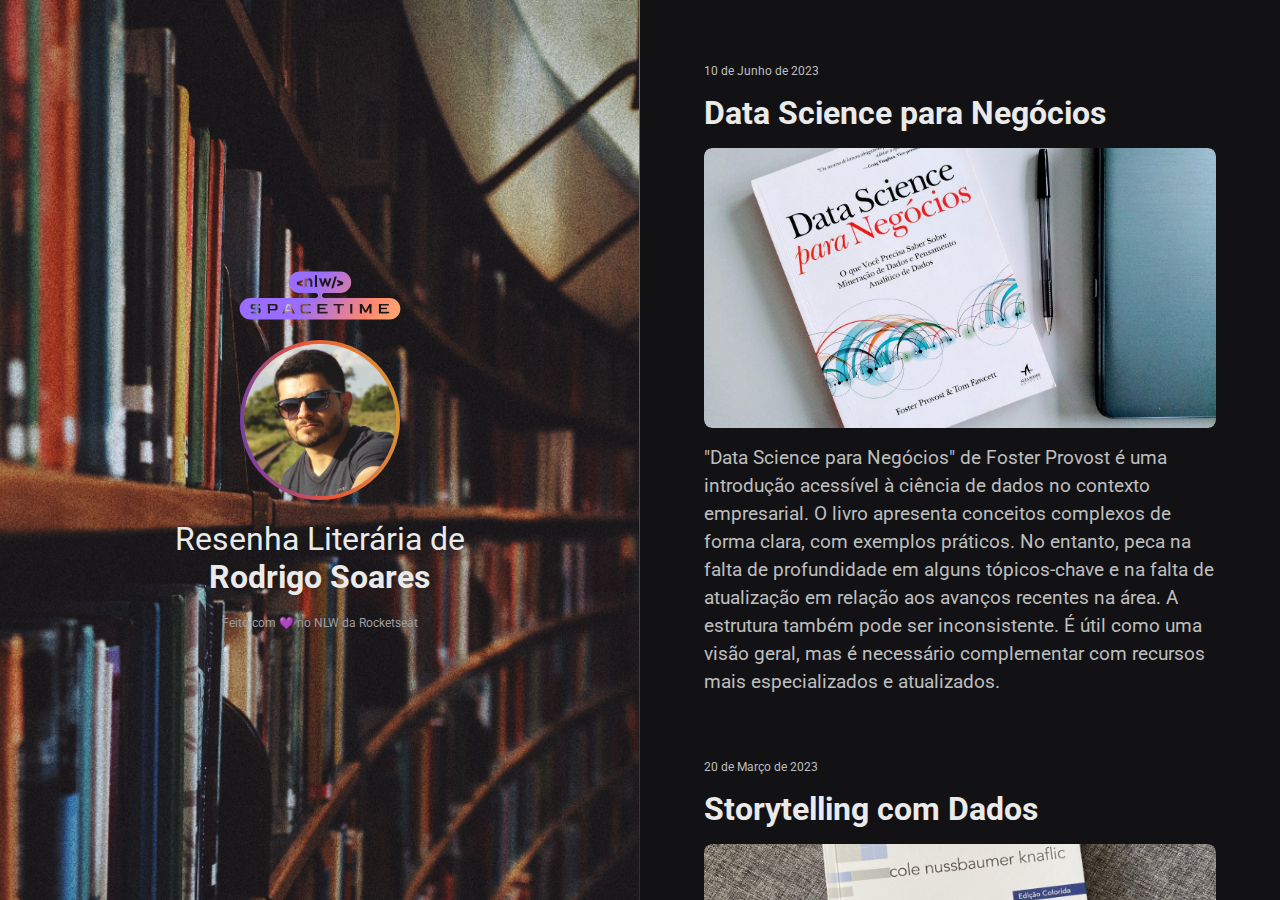
<file: index.html>
<!DOCTYPE html>
<html lang="pt-br">
  <head>
    <meta charset="UTF-8" />
    <meta http-equiv="X-UA-Compatible" content="IE=edge" />
    <meta name="viewport" content="width=device-width, initial-scale=1.0" />

    <link rel="preconnect" href="https://fonts.googleapis.com" />
    <link rel="preconnect" href="https://fonts.gstatic.com" crossorigin />
    <link
      href="https://fonts.googleapis.com/css2?family=Roboto:wght@400;700&display=swap"
      rel="stylesheet"
    />

    <link rel="icon" type="image/png" href="./assets/eu.jpg" />

    <link rel="stylesheet" href="./syles.css" />

    <title>Resenha Literária</title>
  </head>
  <body>
    <aside>
      <img src="./assets/logo (1).svg" alt="Logo NLW" />
      <img src="./assets/guigo.jpg" alt="Foto do Rodrigo" class="foto_perfil"/>

      <p>
        Resenha Literária de <br />
        <strong> Rodrigo Soares</strong>
      </p>

      <span>Feito com 💜 no NLW da Rocketseat</span>
    </aside>
    <nav>
      <a
        href="/pages/data-science-negocio.html"
        target="_blank"
        class="memory"
      >
        <small> 10 de Junho de 2023</small>
        <h1>Data Science para Negócios</h1>
        <div>
        <img
          src="./assets/ds.jpg"
          alt="Livro Data Science para Negócios'"
        />
        </div>
        <p>
          "Data Science para Negócios" de Foster Provost é uma introdução acessível à ciência de dados no contexto empresarial. O livro apresenta conceitos complexos de forma clara, com exemplos práticos. No entanto, peca na falta de profundidade em alguns tópicos-chave e na falta de atualização em relação aos avanços recentes na área. A estrutura também pode ser inconsistente. É útil como uma visão geral, mas é necessário complementar com recursos mais especializados e atualizados.
        </p>
      </a>
      <a
        href="https://www.google.com/search?q=livro+storytelling+com+dados&source=lmns&tbm=shop&bih=904&biw=1920&hl=pt-BR&sa=X&ved=2ahUKEwiQ9K3Ojbz_AhVPuJUCHWpEDB8Q_AUoAXoECAEQAQ"
        target="_blank"
        class="memory"
      >
        <small> 20 de Março de 2023</small>
        <h1>Storytelling com Dados</h1>
        <div>
        <img
          src="./assets/st.jpeg"
          alt="Livro Storytelling com Dados'"
        />
        </div>
        <p>
          "Storytelling com Dados", escrito por Cole Nussbaumer Knaflic, é um livro essencial para qualquer pessoa que queira aprender a comunicar efetivamente dados por meio de histórias convincentes. A autora oferece uma abordagem prática e acionável, repleta de exemplos e dicas úteis. Ela enfatiza a importância de simplificar visualizações, destacar pontos-chave e criar narrativas envolventes. Com uma linguagem clara e acessível, Knaflic capacita os leitores a transmitirem mensagens impactantes usando dados de forma clara e convincente. Um guia indispensável para quem deseja aprimorar suas habilidades de visualização e contar histórias com dados.
        </p>
      </a>
      <a
        href="https://www.google.com/search?q=livro+sapiens+uma+breve+hist%C3%B3ria+da+humanidade&source=lmns&tbm=shop&bih=904&biw=1920&hl=pt-BR&sa=X&ved=2ahUKEwjA4IbVjrz_AhWTsJUCHe4nBw8Q_AUoAXoECAEQAQ"
        target="_blank"
        class="memory"
      >
        <small> 11 de Janeiro de 2023</small>
        <h1>Sapiens: Uma Breve História da Humanidade</h1>
        <div>
        <img
          src="./assets/sap.jpg"
          alt="Livro Sapiens Uma breve história da humanidade"
        />
        </div>
        <p>
          "Sapiens: Uma Breve História da Humanidade", escrito por Yuval Noah Harari, é um livro envolvente que traça a história da humanidade, desde nossas origens até o presente. Harari apresenta ideias desafiadoras e oferece uma narrativa clara e acessível. Embora possa simplificar alguns temas e gerar debates, é uma leitura recomendada para aqueles interessados em obter uma visão geral da história humana e suas implicações.
        </p>
      </a>
       </a>
      <a
        href="https://www.google.com/search?q=livro+sapiens+uma+breve+hist%C3%B3ria+da+humanidade&source=lmns&tbm=shop&bih=904&biw=1920&hl=pt-BR&sa=X&ved=2ahUKEwjA4IbVjrz_AhWTsJUCHe4nBw8Q_AUoAXoECAEQAQ"
        target="_blank"
        class="memory"
      >
        <small> 20 de Dezembro de 2022</small>
        <h1>Inteligência Emocional</h1>
        <div>
        <img
          src="./assets/int.jpeg"
          alt="Livro Inteligência Emocional"
        />
        </div>
        <p>
          "Inteligência Emocional", escrito por Daniel Goleman, é um livro revolucionário que explora o papel das emoções na nossa vida e no sucesso pessoal e profissional. Goleman argumenta que a inteligência emocional - a capacidade de reconhecer, entender e gerenciar nossas próprias emoções e as dos outros - é um fator crucial para o bem-estar e o desempenho. O autor apresenta estudos científicos e casos reais para sustentar sua teoria, mostrando como a inteligência emocional afeta a saúde, os relacionamentos, a produtividade e a liderança. Goleman oferece estratégias práticas para desenvolver habilidades emocionais, como autoconsciência, empatia e autorregulação. 
          Embora alguns críticos questionem a validade e a aplicabilidade da inteligência emocional, o livro de Goleman foi um marco na compreensão das emoções e sua influência em nossas vidas. Com uma escrita clara e acessível, ele nos convida a repensar o conceito de inteligência e a cultivar um maior autoconhecimento emocional. Uma leitura essencial para aqueles interessados em aprimorar suas habilidades emocionais e alcançar um maior equilíbrio e sucesso em suas vidas.
        </p>
      </a>
    </nav>
  </body>
</html>
</file>
<file: syles.css>
* {
  margin: 0;
  padding: 0;
  box-sizing: border-box;
}

:root {
  font-size: 16px;
}

::-webkit-scrollbar {
  width: 8px;
}

::-webkit-scrollbar-track {
  background-color: #2c2c31;
}

::-webkit-scrollbar-thumb {
  background-color: #9e9ea0;
}

@keyframes entering {
  from {
    opacity: 0;
    transform: translateY(-200px);
  }
  to {
    opacity: 1;
    transform: translateY(0);
  }
}

body {
  background-color: #121215;
  color: #eaeaea;

  font-family: "Roboto", sans-serif;

  display: grid;
  grid-template-areas: "profile timeline";
  grid-template-columns: 1fr 1fr;
  grid-template-rows: 100vh;
}

nav {
  padding: 64px;
  grid-area: timeline;

  overflow-y: scroll;
  animation: entering 0.7s ease-in-out;
}

.memory {
  display: flex;
  flex-direction: column;
  gap: 16px;

  text-decoration: none;
  margin-bottom: 64px;
}
.memory small {
  color: #bebebf;
  font-size: 0.75rem;
  gap: 16px;
}

.memory h1 {
  font-size: 2rem;
  color: #eaeaea;
}

.memory img {
  width: 100%;
  height: 280px;
  object-fit: cover;
  border-radius: 8px;
  transition: transform 0.3s ease-in-out;
}

.memory div {
  width: 100%;
  height: 280px;
  overflow: hidden;
  border-radius: 8px;
}
.memory:hover img {
  transform: scale(1.1);
}
.memory p {
  font-size: 1.2rem;
  color: #bebebf;
  line-height: 28px;
}

aside {
  grid-area: profile;

  display: flex;
  flex-direction: column;
  align-items: center;
  justify-content: center;

  border-right: 1px solid;
  border-image: linear-gradient(#727275, #2c2c31) 1;
  gap: 20px;

  background-image: url("./assets/liv.jpg");
  background-position: top right;
  background-repeat: no-repeat;
  background-size: auto 140%;
}

aside * {
  animation: entering 0.7s ease-in-out;
}
.foto_perfil {
  width: 47%;
}

aside img:nth-child(2) {
  width: 160px;
  height: 160px;
  border-radius: 50%;

  border: 4px solid transparent;
  background: linear-gradient(#d39e33, #ed5636, #633bbc) padding-box,
    linear-gradient(260deg, #d39e33, #ed5636, #633bbc) border-box;
}

aside p {
  font-size: 2rem;
  text-align: center;
}

aside span {
  font-size: 0.75rem;
  text-align: center;
  color: #9e9ea0;
}

@media (max-width: 768px) {
  :root {
    font-size: 14px;
  }

  body {
    grid-template-columns: 1fr;
    grid-template-rows: 0.2 fr 0.8fr;
    grid-template-areas:
      "profile"
      "timeline";
  }

  aside {
    border-right: none;
    padding: 32px 12px;
  }
  nav {
    overflow-y: visible;
    padding: 22px;
  }
}
</file>
